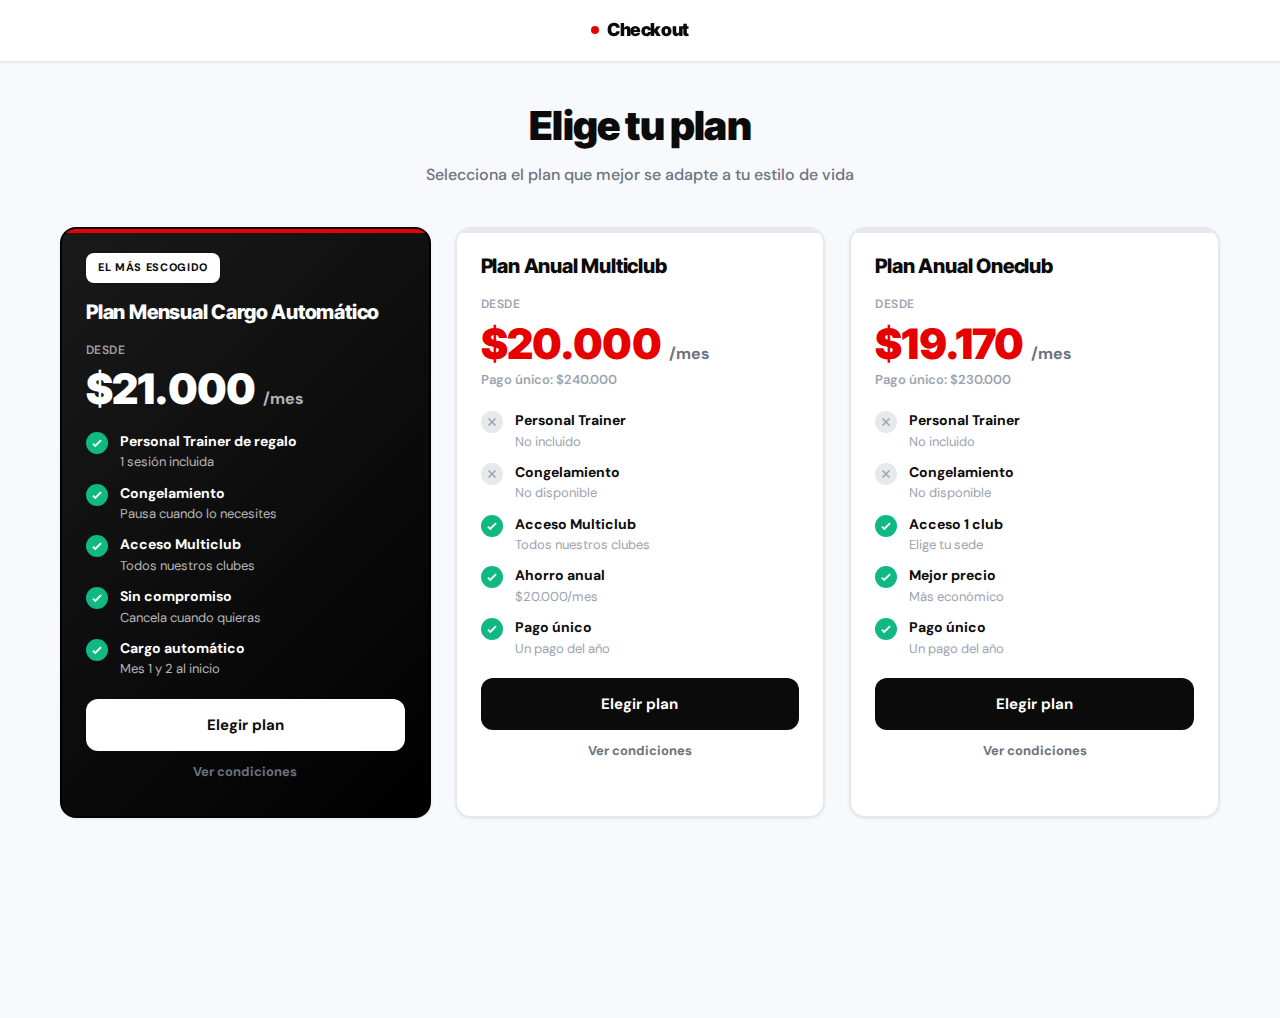
<file: checkout-full.html>
﻿<head>
  <meta charset="UTF-8" />
  <meta name="viewport" content="width=device-width, initial-scale=1, viewport-fit=cover" />
  <title>Checkout • Energy Club</title>
  <link rel="preconnect" href="https://fonts.googleapis.com" />
  <link rel="preconnect" href="https://fonts.gstatic.com" crossorigin />
  <link href="https://fonts.googleapis.com/css2?family=DM+Sans:wght@400;500;600;700&family=Inter+Tight:wght@600;700;800;900&display=swap" rel="stylesheet" />

  <style>
    :root{
      /* Core Colors */
      --brand:#E60000;
      --brand-hover:#CC0000;
      --brand-light:rgba(230,0,0,0.08);
      --text:#0B0B0B;
      --text-secondary:#6b7280;
      --text-muted:#9ca3af;
      --bg:#F8F9FC;
      --surface:#FFFFFF;
      --line:#E6E8EC;
      --line-dark:#d1d5db;
      --success:#10b981;
      --error:#ef4444;
      
      /* Typography */
      --font-heading:"Inter Tight", sans-serif;
      --font-body:"DM Sans", sans-serif;
      
      /* Spacing */
      --space-xs:4px;
      --space-sm:8px;
      --space-md:12px;
      --space-lg:16px;
      --space-xl:20px;
      --space-2xl:24px;
      --space-3xl:32px;
      --space-4xl:40px;
      
      /* Radius */
      --radius-sm:8px;
      --radius-md:12px;
      --radius-lg:16px;
      --radius-xl:20px;
      --radius-full:9999px;
      
      /* Shadow */
      --shadow-sm:0 1px 2px rgba(0,0,0,0.04), 0 1px 4px rgba(0,0,0,0.04);
      --shadow-md:0 2px 8px rgba(0,0,0,0.06), 0 2px 4px rgba(0,0,0,0.04);
      --shadow-lg:0 8px 16px rgba(0,0,0,0.08), 0 4px 8px rgba(0,0,0,0.06);
      --shadow-xl:0 12px 24px rgba(0,0,0,0.12), 0 8px 12px rgba(0,0,0,0.08);
      
      /* Safe Areas */
      --safe-top:env(safe-area-inset-top, 0px);
      --safe-bottom:env(safe-area-inset-bottom, 0px);
      --safe-left:env(safe-area-inset-left, 0px);
      --safe-right:env(safe-area-inset-right, 0px);
      
      /* Transitions */
      --transition-fast:150ms cubic-bezier(0.4, 0, 0.2, 1);
      --transition-base:250ms cubic-bezier(0.4, 0, 0.2, 1);
      --transition-slow:350ms cubic-bezier(0.4, 0, 0.2, 1);
    }
    
    /* Reset & Base */
    *, *::before, *::after { margin:0; padding:0; box-sizing:border-box; }
    
    @media (prefers-reduced-motion: reduce) {
      *, *::before, *::after {
        animation-duration:0.01ms !important;
        animation-iteration-count:1 !important;
        transition-duration:0.01ms !important;
      }
    }
    
    html { scroll-behavior:smooth; }
    
    body {
      font-family:var(--font-body);
      font-size:15px;
      line-height:1.6;
      color:var(--text);
      background:var(--bg);
      -webkit-font-smoothing:antialiased;
      -moz-osx-font-smoothing:grayscale;
      min-height:100vh;
    }
    
    /* Skip Link */
    .skip-link {
      position:absolute;
      top:-100px;
      left:var(--space-lg);
      z-index:9999;
      padding:var(--space-md) var(--space-xl);
      background:var(--brand);
      color:white;
      font-weight:700;
      text-decoration:none;
      border-radius:var(--radius-md);
      box-shadow:var(--shadow-lg);
    }
    .skip-link:focus {
      top:var(--space-lg);
    }

    /* Top Bar */
    .topbar {
      position:sticky;
      top:0;
      z-index:100;
      background:var(--surface);
      border-bottom:1px solid var(--line);
      padding-top:var(--safe-top);
      box-shadow:var(--shadow-sm);
    }
    
    .topbar-inner {
      max-width:1200px;
      margin:0 auto;
      padding:var(--space-lg) var(--space-xl);
      display:flex;
      align-items:center;
      justify-content:space-between;
      min-height:60px;
    }
    
    .topbar-back {
      display:flex;
      align-items:center;
      gap:var(--space-sm);
      padding:var(--space-md) var(--space-lg);
      border:none;
      background:transparent;
      color:var(--text);
      font-weight:600;
      font-size:14px;
      border-radius:var(--radius-sm);
      cursor:pointer;
      transition:var(--transition-fast);
      min-width:44px;
      min-height:44px;
    }
    
    .topbar-back:hover {
      background:var(--line);
      transform:translateX(-2px);
    }
    
    .topbar-back:active {
      transform:scale(0.96);
    }
    
    .topbar-logo {
      font-family:var(--font-heading);
      font-weight:900;
      font-size:18px;
      letter-spacing:-0.02em;
      display:flex;
      align-items:center;
      gap:var(--space-sm);
    }
    
    .logo-dot {
      width:8px;
      height:8px;
      background:var(--brand);
      border-radius:50%;
      animation:pulse 2s ease-in-out infinite;
    }
    
    @keyframes pulse {
      0%, 100% { opacity:1; transform:scale(1); }
      50% { opacity:0.7; transform:scale(0.9); }
    }

    /* Progress Bar */
    .progress {
      background:var(--surface);
      border-bottom:1px solid var(--line);
      padding:var(--space-xl) 0;
    }
    
    .progress-inner {
      max-width:800px;
      margin:0 auto;
      padding:0 var(--space-xl);
      display:flex;
      align-items:center;
      justify-content:space-between;
      position:relative;
    }
    
    .progress-bar {
      position:absolute;
      top:50%;
      left:var(--space-xl);
      right:var(--space-xl);
      height:2px;
      background:#E6E8EC;
      transform:translateY(-50%);
      z-index:0;
      border-radius:var(--radius-full);
    }
    
    .progress-fill {
      height:100%;
      background:linear-gradient(90deg, #10b981 0%, #00A676 50%, #007AFF 100%);
      transition:width var(--transition-slow);
      border-radius:var(--radius-full);
      box-shadow:0 1px 4px rgba(0, 167, 118, 0.3);
    }
    
    .progress-step {
      position:relative;
      z-index:1;
      display:flex;
      flex-direction:column;
      align-items:center;
      gap:var(--space-sm);
      flex:1;
      max-width:120px;
      cursor:pointer;
      transition:var(--transition-base);
    }
    
    .progress-step:hover .step-tooltip {
      opacity:1;
      transform:translateY(-8px);
      pointer-events:auto;
    }
    
    .step-tooltip {
      position:absolute;
      top:-40px;
      left:50%;
      transform:translateX(-50%) translateY(0);
      background:#1a1a1a;
      color:white;
      padding:6px 12px;
      border-radius:8px;
      font-size:12px;
      font-weight:600;
      white-space:nowrap;
      opacity:0;
      pointer-events:none;
      transition:var(--transition-base);
      box-shadow:0 4px 12px rgba(0,0,0,0.2);
    }
    
    .step-tooltip::after {
      content:'';
      position:absolute;
      bottom:-4px;
      left:50%;
      transform:translateX(-50%);
      width:0;
      height:0;
      border-left:5px solid transparent;
      border-right:5px solid transparent;
      border-top:5px solid #1a1a1a;
    }
    
    .step-number {
      width:40px;
      height:40px;
      border-radius:50%;
      background:var(--surface);
      border:3px solid #E6E8EC;
      display:flex;
      align-items:center;
      justify-content:center;
      font-family:var(--font-heading);
      font-weight:800;
      font-size:15px;
      color:#9ca3af;
      transition:var(--transition-base);
      position:relative;
    }
    
    .progress-step.active .step-number {
      background:linear-gradient(135deg, #00A676 0%, #00856C 100%);
      border-color:#00A676;
      color:white;
      box-shadow:0 0 0 4px rgba(0, 166, 118, 0.15);
      transform:scale(1.1);
    }
    
    .progress-step.completed .step-number {
      background:linear-gradient(135deg, #10b981 0%, #059669 100%);
      border-color:#10b981;
      color:white;
      box-shadow:0 2px 8px rgba(16, 185, 129, 0.3);
    }
    
    .progress-step.completed .step-number::before {
      content:"\u2713";
      position:absolute;
      font-size:18px;
      font-weight:900;
      animation:checkPop 0.4s cubic-bezier(0.34, 1.56, 0.64, 1);
    }
    
    @keyframes checkPop {
      0% { transform:scale(0) rotate(-45deg); }
      100% { transform:scale(1) rotate(0deg); }
    }
    
    .step-label {
      font-size:11px;
      font-weight:600;
      color:#6b7280;
      text-align:center;
      text-transform:uppercase;
      letter-spacing:0.06em;
      transition:var(--transition-base);
    }
    
    .progress-step.active .step-label {
      color:#00A676;
      font-weight:700;
    }
    
    .progress-step.completed .step-label {
      color:#10b981;
      font-weight:700;
    }
    
    @media (max-width:480px) {
      .step-label {
        font-size:9px;
        letter-spacing:0.04em;
      }
      
      .step-number {
        width:36px;
        height:36px;
        font-size:13px;
      }
      
      .step-tooltip {
        display:none;
      }
    }

    /* Container */
    .container {
      max-width:1200px;
      margin:0 auto;
      padding:var(--space-4xl) var(--space-xl);
      padding-bottom:calc(160px + var(--safe-bottom));
    }
    
    .container-narrow {
      max-width:720px;
    }
    
    /* Spacing utilities */
    .mb-sm { margin-bottom:var(--space-sm); }
    .mb-md { margin-bottom:var(--space-md); }
    .mb-lg { margin-bottom:var(--space-lg); }
    .mb-xl { margin-bottom:var(--space-xl); }
    .mb-2xl { margin-bottom:var(--space-2xl); }
    .mb-3xl { margin-bottom:var(--space-3xl); }
    .mb-4xl { margin-bottom:var(--space-4xl); }

    /* Section Header */
    .section-header {
      text-align:center;
      margin-bottom:var(--space-4xl);
    }
    
    .section-title {
      font-family:var(--font-heading);
      font-weight:900;
      font-size:clamp(28px, 6vw, 40px);
      line-height:1.2;
      letter-spacing:-0.02em;
      margin-bottom:var(--space-md);
    }
    
    .section-subtitle {
      font-size:16px;
      color:var(--text-secondary);
      font-weight:500;
      max-width:560px;
      margin:0 auto;
    }
    
    .section-info {
      font-size:14px;
      color:var(--text-muted);
      font-weight:600;
      margin-top:var(--space-sm);
    }

    /* Plan Cards Grid */
    .plans-grid {
      display:grid;
      gap:var(--space-2xl);
      margin-bottom:var(--space-4xl);
    }
    
    @media (min-width:768px) {
      .plans-grid {
        grid-template-columns:repeat(auto-fit, minmax(280px, 1fr));
      }
    }

    /* Plan Card */
    .plan-card {
      position:relative;
      background:var(--surface);
      border:2px solid var(--line);
      border-radius:var(--radius-lg);
      padding:var(--space-2xl);
      cursor:pointer;
      transition:var(--transition-base);
      box-shadow:var(--shadow-sm);
      overflow:hidden;
    }
    
    .plan-card::before {
      content:'';
      position:absolute;
      top:0;
      left:0;
      right:0;
      height:4px;
      background:var(--line);
      transition:var(--transition-base);
    }
    
    .plan-card:hover {
      border-color:var(--line-dark);
      transform:translateY(-4px);
      box-shadow:var(--shadow-lg);
    }
    
    .plan-card:hover::before {
      background:var(--brand);
    }
    
    .plan-card.featured {
      background:linear-gradient(135deg, #1a1a1a 0%, #000 100%);
      border-color:#000;
      color:white;
    }
    
    .plan-card.featured::before {
      background:var(--brand);
    }
    
    .plan-card.featured:hover {
      box-shadow:var(--shadow-xl);
    }
    
    .plan-badge {
      display:inline-flex;
      align-items:center;
      padding:6px 12px;
      background:white;
      color:var(--text);
      font-size:11px;
      font-weight:800;
      text-transform:uppercase;
      letter-spacing:0.06em;
      border-radius:var(--radius-sm);
      margin-bottom:var(--space-lg);
      box-shadow:var(--shadow-sm);
    }
    
    .plan-name {
      font-family:var(--font-heading);
      font-weight:800;
      font-size:20px;
      line-height:1.3;
      letter-spacing:-0.01em;
      margin-bottom:var(--space-lg);
    }
    
    .plan-price {
      margin-bottom:var(--space-xl);
    }
    
    .price-label {
      font-size:12px;
      font-weight:600;
      color:var(--text-muted);
      text-transform:uppercase;
      letter-spacing:0.04em;
      margin-bottom:var(--space-sm);
    }
    
    .plan-card.featured .price-label {
      color:rgba(255,255,255,0.6);
    }
    
    .price-value {
      display:flex;
      align-items:baseline;
      gap:var(--space-sm);
      margin-bottom:var(--space-xs);
    }
    
    .price-amount {
      font-family:var(--font-heading);
      font-weight:900;
      font-size:42px;
      line-height:1;
      color:var(--brand);
      letter-spacing:-0.02em;
    }
    
    .plan-card.featured .price-amount {
      color:white;
    }
    
    .price-period {
      font-weight:700;
      font-size:16px;
      color:var(--text-secondary);
    }
    
    .plan-card.featured .price-period {
      color:rgba(255,255,255,0.7);
    }
    
    .price-total {
      font-size:13px;
      font-weight:600;
      color:var(--text-muted);
    }
    
    .plan-features {
      list-style:none;
      margin:var(--space-xl) 0;
      display:flex;
      flex-direction:column;
      gap:var(--space-md);
    }
    
    .feature {
      display:flex;
      align-items:flex-start;
      gap:var(--space-md);
    }
    
    .feature-icon {
      flex-shrink:0;
      width:22px;
      height:22px;
      border-radius:50%;
      display:flex;
      align-items:center;
      justify-content:center;
    }
    
    .feature-icon.check {
      background:var(--success);
    }
    
    .feature-icon.cross {
      background:var(--line);
    }
    
    .feature-text {
      flex:1;
    }
    
    .feature-title {
      font-weight:700;
      font-size:14px;
      line-height:1.4;
      margin-bottom:2px;
    }
    
    .feature-desc {
      font-size:13px;
      color:var(--text-muted);
      line-height:1.4;
    }
    
    .plan-card.featured .feature-desc {
      color:rgba(255,255,255,0.7);
    }

    /* Buttons */
    .btn {
      display:inline-flex;
      align-items:center;
      justify-content:center;
      gap:var(--space-sm);
      padding:16px 28px;
      border:none;
      border-radius:var(--radius-md);
      font-family:var(--font-body);
      font-weight:700;
      font-size:15px;
      text-decoration:none;
      cursor:pointer;
      transition:var(--transition-fast);
      min-height:52px;
      position:relative;
      overflow:hidden;
    }
    
    .btn::before {
      content:none;
      position:absolute;
      top:50%;
      left:50%;
      width:0;
      height:0;
      border-radius:50%;
      background:rgba(255,255,255,0.3);
      transform:translate(-50%, -50%);
      transition:width 0.6s, height 0.6s;
    }
    
    .btn:active::before {
      width:300px;
      height:300px;
    }
    
    .btn:disabled {
      opacity:0.5;
      cursor:not-allowed;
    }
    
    .btn-primary {
      background:var(--brand);
      color:white;
      box-shadow:0 4px 12px rgba(230,0,0,0.25);
    }
    
    .btn-primary:hover:not(:disabled) {
      background:var(--brand-hover);
      transform:translateY(-2px);
      box-shadow:0 6px 20px rgba(230,0,0,0.35);
    }
    
    .btn-primary:active:not(:disabled) {
      transform:translateY(0);
    }
    
    .btn-secondary {
      background:var(--text);
      color:white;
    }
    
    .btn-secondary:hover:not(:disabled) {
      background:#000;
      transform:translateY(-2px);
      box-shadow:var(--shadow-md);
    }
    
    .plan-card.featured .btn-secondary {
      background:white;
      color:var(--text);
    }
    
    .btn-outline {
      background:transparent;
      color:var(--text);
      border:2px solid var(--line);
    }
    
    .btn-outline:hover:not(:disabled) {
      background:var(--line);
    }
    
    .btn-full {
      width:100%;
    }
    
    .btn-link {
      background:transparent;
      color:var(--text-secondary);
      padding:var(--space-md);
      min-height:auto;
      font-size:13px;
    }
    
    .btn-link:hover {
      color:var(--text);
      background:rgba(0,0,0,0.04);
    }

    /* Upsells / Cross-selling */
    .upsells-section {
      margin:var(--space-4xl) 0;
    }
    
    .upsells-header {
      text-align:center;
      margin-bottom:var(--space-3xl);
    }
    
    .upsells-title {
      font-family:var(--font-heading);
      font-weight:900;
      font-size:clamp(24px, 5vw, 32px);
      line-height:1.2;
      letter-spacing:-0.02em;
      margin-bottom:var(--space-md);
      color:var(--text);
    }
    
    .upsells-subtitle {
      font-size:16px;
      color:var(--text-secondary);
      font-weight:500;
    }
    
    .upsells-grid {
      display:grid;
      gap:var(--space-lg);
      margin-bottom:var(--space-3xl);
      overflow-x:auto;
      scroll-snap-type:x mandatory;
      -webkit-overflow-scrolling:touch;
      padding-bottom:var(--space-md);
    }
    
@media (max-width:767px) {
  .upsells-grid {
    grid-template-columns:1fr;
    grid-auto-flow:unset;
    grid-auto-columns:unset;
    overflow:visible;
    padding:0;
  }
}
    
    @media (min-width:768px) {
      .upsells-grid {
        grid-template-columns:repeat(2, 1fr);
      }
    }
    
/* === Ajustes visuales Cross-Selling (según mockup) === */
.upsell-card {
  background:var(--surface);
  border:2px solid var(--line);
  border-radius:var(--radius-lg);
  padding:15px; /* antes era var(--space-xl) var(--space-lg) */
  cursor:pointer;
  transition:var(--transition-base);
  box-shadow:var(--shadow-sm);
  position:relative;
  overflow:hidden;
  scroll-snap-align:start;
}

/* === Etiqueta flotante de descuento (Energy Style) === */
.upsell-card {
  position: relative; /* necesario para posicionar el sticker */
}

.upsell-badge {
  position: absolute;
  top: 0;
  right: 0;
  z-index: 2;
  display: inline-flex;
  align-items: center;
  gap: 6px;
  padding: 4px 8px;
  background: #fff;
  color: var(--brand);
  border: 1px solid var(--line);
  border-radius: var(--radius-full);
  font-family: var(--font-heading);
  font-weight: 800;
  font-size: 11px;
  line-height: 1;
  letter-spacing: 0.06em;
  text-transform: uppercase;
  box-shadow: none;
  transform: translate(-8px, 8px);
  transition: var(--transition-fast);
}

.upsell-badge::before {
  content: '';
  width: 6px;
  height: 6px;
  background: var(--brand);
  border-radius: 50%;
}

.upsell-card:hover .upsell-badge {
  border-color: var(--line-dark);
}

/* Legacy selector no longer used */
.upsell-discount { display: none !important; }

.upsell-discount {
  position: absolute;
  top: 10px;
  right: 10px;
  background: var(--brand);
  color: #fff;
  font-family: var(--font-heading);
  font-size: 11.5px;
  font-weight: 900;
  padding: 5px 10px;
  border-radius: 9999px; /* forma de píldora */
  letter-spacing: 0.03em;
  text-transform: uppercase;
  box-shadow: 0 2px 6px rgba(230, 0, 0, 0.25);
  transform: rotate(-2deg);
  transition: all 0.25s ease;
  z-index: 2;
}

.upsell-card:hover .upsell-discount {
  transform: scale(1.05) rotate(0deg);
  box-shadow: 0 4px 10px rgba(230, 0, 0, 0.3);
}

.upsell-description {
  display:none; /* ocultamos la descripción del producto */
}

.upsell-price {
  font-family:var(--font-heading);
  font-weight:900;
  font-size:23px; /* tamaño ajustado */
  line-height:1;
  color:var(--brand);
  letter-spacing:-0.02em;
  margin-bottom:var(--space-xs);
}

.upsell-terms {
  margin-top:var(--space-sm);
  text-align:center;
  font-size:11px;
  color:var(--text-muted);
  font-weight:600;
  padding:5px; /* padding reducido */
  transition:var(--transition-base);
  border-radius:var(--radius-sm);
  cursor:pointer;
}
    
    .upsell-card::before {
      content:'';
      position:absolute;
      top:0;
      left:0;
      right:0;
      height:3px;
      background:var(--line);
      transition:var(--transition-base);
    }
    
    .upsell-card:hover {
      border-color:var(--line-dark);
      transform:translateY(-3px);
      box-shadow:var(--shadow-lg);
    }
    
    .upsell-card:hover::before {
      background:var(--success);
    }
    
    .upsell-card.selected {
      border-color:var(--success);
      border-width:3px;
      padding:19px 13px;
      background:rgba(16, 185, 129, 0.02);
    }
    
    .upsell-card.selected::before {
      background:var(--success);
      height:4px;
    }
    
/* === Ajuste visual limpio de upsells === */
.upsell-header {
  display:flex;
  align-items:center;
  justify-content:space-between;
  margin-bottom:var(--space-sm);
}

.upsell-icon {
  display:none !important; /* oculta los íconos */
}

.upsell-card {
  padding:12px 14px !important; /* más delgada */
  border-radius:var(--radius-md);
}

.upsell-name {
  font-size:15px;
  margin-bottom:2px;
}

.upsell-subtitle {
  font-size:12px;
  color:var(--text-secondary);
  font-weight:500;
}

    
    .upsell-description {
      color:var(--text-secondary);
      font-size:13px;
      font-weight:500;
      line-height:1.4;
      margin-bottom:var(--space-md);
    }
    
    .upsell-footer {
      display:flex;
      align-items:center;
      justify-content:space-between;
      gap:var(--space-md);
    }
    
    .upsell-pricing {
      flex:1;
    }
    .upsell-price-row {
      display:flex;
      align-items:baseline;
      gap:8px;
    }
    
    .upsell-price {
      font-family:var(--font-heading);
      font-weight:900;
      font-size:24px;
      line-height:1;
      color:var(--brand);
      letter-spacing:-0.02em;
      margin-bottom:var(--space-xs);
    }
    
    .upsell-price-original {
      font-size:12px;
      color:var(--text-muted);
      font-weight:700;
      text-decoration:line-through;
    }
    
    .upsell-check {
      flex-shrink:0;
      width:28px;
      height:28px;
      border:2px solid var(--line);
      border-radius:50%;
      display:flex;
      align-items:center;
      justify-content:center;
      transition:var(--transition-base);
    }
    
    .upsell-card.selected .upsell-check {
      background:var(--success);
      border-color:var(--success);
      transform:scale(1.1);
    }
    
    .upsell-check svg {
      opacity:0;
      transition:var(--transition-base);
    }
    
    .upsell-card.selected .upsell-check svg {
      opacity:1;
    }
    
    .upsell-terms {
      margin-top:var(--space-sm);
      text-align:center;
      font-size:11px;
      color:var(--text-muted);
      font-weight:600;
      padding:var(--space-xs);
      transition:var(--transition-base);
      border-radius:var(--radius-sm);
      cursor:pointer;
    }
    
    .upsell-terms:hover {
      color:var(--text-secondary);
      background:rgba(0,0,0,0.03);
    }
    
    .cta-wrapper {
      display:flex;
      flex-direction:column;
      gap:var(--space-md);
      margin-top:var(--space-3xl);
    }

    /* Form */
    .form-section {
      background:var(--surface);
      border:1px solid var(--line);
      border-radius:var(--radius-lg);
      padding:var(--space-3xl) var(--space-2xl);
      margin-bottom:var(--space-2xl);
      box-shadow:var(--shadow-sm);
    }
    
    .form-section-header {
      margin-bottom:var(--space-2xl);
    }
    
    .form-section-title {
      font-family:var(--font-heading);
      font-weight:800;
      font-size:20px;
      margin-bottom:var(--space-sm);
      letter-spacing:-0.01em;
    }
    
    .form-section-subtitle {
      font-size:14px;
      color:var(--text-secondary);
      font-weight:500;
    }
    
    .form-row {
      display:grid;
      gap:var(--space-lg);
      margin-bottom:var(--space-lg);
    }
    
    @media (min-width:640px) {
      .form-row.cols-2 {
        grid-template-columns:1fr 1fr;
      }
    }
    
    .form-group {
      margin-bottom:var(--space-lg);
    }
    
    .form-label {
      display:block;
      font-weight:700;
      font-size:14px;
      margin-bottom:var(--space-sm);
      color:var(--text);
    }
    
    .form-label .required {
      color:var(--brand);
      margin-left:2px;
    }
    
    .form-input {
      width:100%;
      padding:14px 16px;
      border:2px solid var(--line);
      border-radius:var(--radius-md);
      font-family:var(--font-body);
      font-size:15px;
      font-weight:500;
      color:var(--text);
      background:var(--surface);
      transition:var(--transition-fast);
      min-height:52px;
    }
    
    .form-input::placeholder {
      color:var(--text-muted);
    }
    
    .form-input:hover {
      border-color:var(--line-dark);
    }
    
    .form-input:focus {
      outline:none;
      border-color:var(--text);
      box-shadow:0 0 0 4px rgba(11,11,11,0.06);
    }
    
    .form-input:valid:not(:placeholder-shown) {
      border-color:var(--success);
    }
    
    .form-input.error {
      border-color:var(--error);
    }
    
    .form-divider {
      border:none;
      height:1px;
      background:var(--line);
      margin:var(--space-3xl) 0;
    }
    
    /* Checkbox */
    .checkbox-group {
      margin:var(--space-2xl) 0;
    }
    
    .checkbox-wrapper {
      position:relative;
      display:flex;
      align-items:center;
      gap:10px;
      cursor:pointer;
      user-select:none;
      padding:var(--space-lg);
      background:var(--bg);
      border:2px solid var(--line);
      border-radius:var(--radius-md);
      transition:var(--transition-base);
    }
    
    .checkbox-wrapper:hover {
      border-color:var(--line-dark);
      background:var(--surface);
    }
    
    .checkbox-wrapper.checked {
      border-color:var(--success);
      background:rgba(16, 185, 129, 0.03);
    }
    
    .checkbox-input {
      position:absolute;
      opacity:0;
      cursor:pointer;
      top:0;
      left:0;
      width:100%;
      height:100%;
      z-index:3;
    }
    
    .checkbox-custom {
      width:22px;
      height:22px;
      border:2px solid #d1d5db;
      border-radius:6px;
      flex-shrink:0;
      background:#fff;
      display:flex;
      align-items:center;
      justify-content:center;
      transition:all 0.25s ease;
      box-shadow:inset 0 0 0 2px transparent;
      position:relative;
      z-index:1;
    }
    
    .checkbox-wrapper:hover .checkbox-custom {
      border-color:var(--text-secondary);
    }
    
    .checkmark {
      width:14px;
      height:14px;
      stroke:#fff;
      stroke-width:3;
      stroke-linecap:round;
      stroke-linejoin:round;
      fill:none;
      opacity:0;
      transform:scale(0.8);
      transition:all 0.2s ease;
    }
    
    .checkbox-wrapper.checked .checkbox-custom {
      background-color:var(--success);
      border-color:var(--success);
      box-shadow:0 4px 10px rgba(16, 185, 129, 0.3);
      transform:scale(1.05);
    }
    
    .checkbox-input:checked + .checkbox-custom {
      background-color:var(--success);
      border-color:var(--success);
      box-shadow:0 4px 10px rgba(16, 185, 129, 0.3);
      transform:scale(1.05);
    }
    
    .checkbox-wrapper.checked .checkbox-custom .checkmark,
    .checkbox-input:checked + .checkbox-custom .checkmark {
      opacity:1;
      transform:scale(1);
    }
    
    .checkbox-custom::after {
      content:'';
      position:absolute;
      display:none;
    }
    
    .checkbox-label {
      flex:1;
      font-size:14px;
      font-weight:600;
      color:var(--text);
      line-height:1.5;
      user-select:none;
      position:relative;
      z-index:3;
    }
    
    .checkbox-label a {
      color:var(--brand);
      text-decoration:none;
      font-weight:700;
      transition:var(--transition-fast);
      position:relative;
      z-index:3;
    }
    
    .checkbox-label a:hover {
      text-decoration:underline;
    }

    /* Segmented Control */
    .segmented-control {
      margin-bottom:var(--space-2xl);
    }
    
    .segmented-label {
      display:block;
      font-weight:800;
      font-size:16px;
      margin-bottom:var(--space-lg);
      color:var(--text);
    }
    
    .segmented-options {
      display:grid;
      gap:var(--space-md);
    }
    
    @media (min-width:640px) {
      .segmented-options {
        grid-template-columns:1fr 1fr;
      }
    }
    
    .segmented-option {
      display:flex;
      align-items:center;
      gap:var(--space-lg);
      padding:var(--space-lg) var(--space-xl);
      border:2px solid var(--line);
      border-radius:var(--radius-md);
      background:var(--surface);
      cursor:pointer;
      transition:var(--transition-fast);
      min-height:68px;
    }
    
    .segmented-option:hover {
      border-color:var(--line-dark);
      background:var(--bg);
    }
    
    .segmented-option.active {
      border-color:var(--text);
      border-width:3px;
      padding:17px 19px;
      box-shadow:0 0 0 4px rgba(11,11,11,0.06);
    }
    
    .option-radio {
      flex-shrink:0;
      width:24px;
      height:24px;
      border:2px solid var(--line-dark);
      border-radius:50%;
      display:flex;
      align-items:center;
      justify-content:center;
      transition:var(--transition-fast);
    }
    
    .option-radio::after {
      content:'';
      width:12px;
      height:12px;
      border-radius:50%;
      background:var(--text);
      transform:scale(0);
      transition:var(--transition-fast);
    }
    
    .segmented-option.active .option-radio {
      border-color:var(--text);
    }
    
    .segmented-option.active .option-radio::after {
      transform:scale(1);
    }
    
    .option-icon {
      flex-shrink:0;
      width:40px;
      height:40px;
      border-radius:var(--radius-sm);
      background:var(--line);
      display:flex;
      align-items:center;
      justify-content:center;
      transition:var(--transition-fast);
    }
    
    .segmented-option.active .option-icon {
      background:var(--text);
      color:white;
    }
    
    .option-text {
      flex:1;
      font-weight:700;
      font-size:15px;
    }

    /* Order Summary - Desktop Sidebar & Mobile Bottom Sheet */
    .order-summary {
      background:var(--surface);
      border:1px solid var(--line);
      border-radius:var(--radius-lg);
      padding:var(--space-2xl);
      box-shadow:var(--shadow-sm);
    }
    
    .summary-title {
      font-family:var(--font-heading);
      font-weight:800;
      font-size:18px;
      margin-bottom:var(--space-xl);
      letter-spacing:-0.01em;
    }
    
    .summary-items {
      display:flex;
      flex-direction:column;
      gap:var(--space-lg);
      padding-bottom:var(--space-xl);
      border-bottom:2px solid var(--line);
      margin-bottom:var(--space-xl);
    }
    
    .summary-item {
      display:flex;
      justify-content:space-between;
      align-items:center;
      gap:var(--space-lg);
      font-size:15px;
      font-weight:600;
    }
    
    .summary-item.subtle {
      opacity:0.7;
      font-size:14px;
    }
    
    .summary-item .free {
      color:var(--success);
      font-weight:800;
    }
    
    .summary-total {
      display:flex;
      justify-content:space-between;
      align-items:center;
      gap:var(--space-lg);
      font-family:var(--font-heading);
      font-weight:900;
      font-size:26px;
      color:var(--text);
    }
    
    .summary-total .amount {
      color:var(--brand);
    }
    
    .summary-monthly {
      margin-top:var(--space-md);
      padding-top:var(--space-md);
      border-top:1px solid var(--line);
      text-align:center;
      font-size:13px;
      color:var(--text-secondary);
      font-weight:600;
    }
    
    .summary-monthly strong {
      color:var(--text);
      font-weight:800;
    }

    /* Payment Method */
    .payment-methods {
      margin-bottom:var(--space-2xl);
    }
    
    .payment-title {
      font-family:var(--font-heading);
      font-weight:800;
      font-size:18px;
      margin-bottom:var(--space-lg);
      letter-spacing:-0.01em;
    }
    
    .payment-options {
      display:flex;
      flex-direction:column;
      gap:var(--space-md);
      margin-bottom:var(--space-lg);
    }
    
    @media (min-width:640px) {
      .payment-options {
        flex-direction:row;
      }
    }
    
    .payment-option {
      flex:1;
      display:flex;
      align-items:center;
      gap:var(--space-lg);
      padding:var(--space-lg) var(--space-xl);
      border:2px solid var(--line);
      border-radius:var(--radius-md);
      background:var(--surface);
      cursor:pointer;
      transition:var(--transition-fast);
      min-height:68px;
    }
    
    .payment-option:hover {
      border-color:var(--line-dark);
      background:var(--bg);
    }
    
    .payment-option.active {
      border-color:var(--text);
      border-width:3px;
      padding:17px 19px;
      box-shadow:0 0 0 4px rgba(11,11,11,0.06);
    }
    
    .payment-logo {
      flex-shrink:0;
      width:44px;
      height:28px;
      border-radius:var(--radius-sm);
      background:var(--line);
      display:flex;
      align-items:center;
      justify-content:center;
      font-weight:800;
      font-size:11px;
      color:var(--text-muted);
      transition:var(--transition-fast);
    }
    
    .payment-option.active .payment-logo {
      background:var(--text);
      color:white;
    }
    
    .payment-name {
      flex:1;
      font-weight:600;
      font-size:15px;
    }
    
    .payment-check {
      flex-shrink:0;
      width:24px;
      height:24px;
      border-radius:50%;
      background:var(--line);
      display:flex;
      align-items:center;
      justify-content:center;
      opacity:0;
      transition:var(--transition-fast);
    }
    
.payment-option.active .payment-check {
  background:var(--text);
  opacity:1;
}

.sidebar-controls {
  background: var(--surface);
  border: 1px solid var(--line);
  border-radius: var(--radius-lg);
  padding: var(--space-xl);
  box-shadow: var(--shadow-sm);
  margin-bottom: var(--space-xl);
}

/* Tuning segmented controls inside sidebar (compact, button-like) */
.sidebar-controls .segmented-options {
  display: grid;
  grid-template-columns: 1fr 1fr;
  gap: var(--space-md);
}
@media (max-width: 480px) {
  .sidebar-controls .segmented-options {
    grid-template-columns: 1fr;
  }
}
.sidebar-controls .segmented-option {
  min-height: 48px;
  padding: 10px 12px;
  gap: var(--space-md);
  border: 1px solid var(--line);
  background: var(--bg);
}
.sidebar-controls .segmented-option:hover {
  border-color: var(--line-dark);
  background: var(--surface);
}
.sidebar-controls .segmented-option.active {
  border-color: var(--text);
  background: var(--text);
  color: #fff;
  border-width: 2px;
}
.sidebar-controls .segmented-option .option-icon {
  width: 28px;
  height: 28px;
}
.sidebar-controls .segmented-option .option-radio {
  width: 18px;
  height: 18px;
}
.sidebar-controls .segmented-option .option-text {
  font-size: 14px;
  font-weight: 700;
}
.sidebar-controls .segmented-option.active .option-icon {
  background: rgba(255,255,255,0.12);
  color: #fff;
}

/* Flow controls (Who uses + Start date) */
.flow-controls {
  background: var(--surface);
  border: 1px solid var(--line);
  border-radius: var(--radius-lg);
  padding: var(--space-xl);
  box-shadow: var(--shadow-sm);
  margin-top: var(--space-xl);
}

.flow-controls .segmented-options {
  display: grid;
  grid-template-columns: 1fr 1fr;
  gap: var(--space-md);
}
@media (max-width: 480px) {
  .flow-controls .segmented-options { grid-template-columns: 1fr; }
}
.flow-controls .segmented-option {
  min-height: 44px;
  padding: 8px 12px;
  gap: var(--space-md);
  border: 2px solid var(--line);
  background: var(--surface);
}
.flow-controls .segmented-option:hover {
  border-color: var(--line-dark);
  background: var(--surface);
}
.flow-controls .segmented-option.active {
  border-color: var(--text);
  background: var(--surface);
  color: var(--text);
}
.flow-controls .segmented-option .option-icon { width: 24px; height: 24px; }
.flow-controls .segmented-option .option-text { font-size: 13px; font-weight: 700; }

/* Oculta controles duplicados dentro del formulario */
.form-section .segmented-control,

/* Scroll offsets */
.form-section .plan-start {
  display: none !important;
}

.flow-controls,
#beneficiary-section {
  scroll-margin-top: 96px;
}

.payment-secure {
      display:flex;
      align-items:center;
      justify-content:center;
      gap:var(--space-sm);
      padding:var(--space-md);
      background:var(--bg);
      border-radius:var(--radius-sm);
      font-size:13px;
      font-weight:600;
      color:var(--text-secondary);
    }

    /* Bottom Sheet - Mobile */
    .bottom-sheet {
      position:fixed;
      bottom:0;
      left:0;
      right:0;
      z-index:200;
      background:var(--surface);
      border-top:1px solid var(--line);
      box-shadow:0 -4px 16px rgba(0,0,0,0.12);
      padding-bottom:var(--safe-bottom);
      display:none;
      transition:var(--transition-base);
    }
    
    @media (max-width:1023px) {
      .bottom-sheet {
        display:block;
      }
    }
    
    .bottom-sheet-header {
      padding:var(--space-md) var(--space-xl);
      display:flex;
      align-items:center;
      justify-content:space-between;
      gap:var(--space-lg);
      cursor:pointer;
      user-select:none;
      border-bottom:1px solid var(--line);
    }
    
    .bottom-sheet.expanded .bottom-sheet-header {
      border-bottom:none;
    }
    
    .bottom-sheet-toggle {
      display:flex;
      align-items:center;
      gap:var(--space-sm);
      color:var(--text-secondary);
      font-size:11px;
      font-weight:700;
      text-transform:uppercase;
      letter-spacing:0.05em;
      transition:var(--transition-fast);
    }
    
    .bottom-sheet-toggle svg {
      width:16px;
      height:16px;
      transition:var(--transition-fast);
    }
    
    .bottom-sheet.expanded .bottom-sheet-toggle svg {
      transform:rotate(180deg);
    }
    
    .bottom-sheet-content {
      max-width:1200px;
      margin:0 auto;
      display:flex;
      align-items:center;
      justify-content:space-between;
      gap:var(--space-lg);
      padding:0 var(--space-xl);
    }
    
    .bottom-sheet-total {
      flex:1;
    }
    
    .total-label {
      font-size:11px;
      font-weight:600;
      color:var(--text-secondary);
      text-transform:uppercase;
      letter-spacing:0.04em;
      margin-bottom:2px;
    }
    
    .total-amount {
      font-family:var(--font-heading);
      font-weight:900;
      font-size:22px;
      color:var(--text);
      line-height:1;
    }
    
    .bottom-sheet .btn {
      flex-shrink:0;
      padding:12px 20px;
      font-size:14px;
      min-height:44px;
    }
    
    /* Accordion Detail - Mobile */
    .bottom-sheet-detail {
      max-height:0;
      overflow:hidden;
      opacity:0;
      transition:max-height 0.4s cubic-bezier(0.4, 0, 0.2, 1), opacity 0.3s ease;
      background:var(--bg);
    }
    
    .bottom-sheet.expanded .bottom-sheet-detail {
      max-height:600px;
      opacity:1;
    }
    
    .bottom-sheet-detail-inner {
      padding:var(--space-xl);
      max-width:1200px;
      margin:0 auto;
    }
    
    .detail-title {
      font-family:var(--font-heading);
      font-weight:800;
      font-size:14px;
      margin-bottom:var(--space-lg);
      color:var(--text);
    }
    
    .detail-items {
      display:flex;
      flex-direction:column;
      gap:var(--space-md);
      padding-bottom:var(--space-lg);
      border-bottom:2px solid var(--line);
      margin-bottom:var(--space-lg);
    }
    
    .detail-item {
      display:flex;
      justify-content:space-between;
      align-items:center;
      gap:var(--space-lg);
      font-size:13px;
      font-weight:600;
    }
    
    .detail-item.subtle {
      opacity:0.7;
      font-size:12px;
    }
    
    .detail-item .free {
      color:var(--success);
      font-weight:800;
    }
    
    .detail-total {
      display:flex;
      justify-content:space-between;
      align-items:center;
      gap:var(--space-lg);
      font-family:var(--font-heading);
      font-weight:900;
      font-size:20px;
      color:var(--text);
    }
    
    .detail-total .amount {
      color:var(--brand);
    }
    
    .detail-monthly {
      margin-top:var(--space-md);
      padding-top:var(--space-md);
      border-top:1px solid var(--line);
      text-align:center;
      font-size:12px;
      color:var(--text-secondary);
      font-weight:600;
    }
    
    .detail-monthly strong {
      color:var(--text);
      font-weight:800;
    }

    /* Modal */
    .modal-overlay {
      position:fixed;
      top:0;
      left:0;
      right:0;
      bottom:0;
      z-index:1000;
      background:rgba(0,0,0,0.6);
      backdrop-filter:blur(8px);
      display:flex;
      align-items:center;
      justify-content:center;
      padding:var(--space-xl);
      animation:fadeIn 0.25s ease;
    }
    
    @keyframes fadeIn {
      from { opacity:0; }
      to { opacity:1; }
    }
    
    .modal {
      background:var(--surface);
      border-radius:var(--radius-lg);
      padding:var(--space-3xl) var(--space-2xl);
      max-width:600px;
      width:100%;
      max-height:80vh;
      overflow-y:auto;
      position:relative;
      box-shadow:var(--shadow-xl);
      animation:modalSlideIn 0.3s cubic-bezier(0.34, 1.56, 0.64, 1);
    }
    
    @keyframes modalSlideIn {
      from {
        opacity:0;
        transform:scale(0.95) translateY(20px);
      }
      to {
        opacity:1;
        transform:scale(1) translateY(0);
      }
    }
    
    .modal-close {
      position:absolute;
      top:var(--space-lg);
      right:var(--space-lg);
      width:36px;
      height:36px;
      border:none;
      background:var(--line);
      border-radius:50%;
      cursor:pointer;
      display:flex;
      align-items:center;
      justify-content:center;
      transition:var(--transition-fast);
    }
    
    .modal-close:hover {
      background:var(--line-dark);
      transform:scale(1.05);
    }
    
    .modal-title {
      font-family:var(--font-heading);
      font-weight:900;
      font-size:24px;
      margin-bottom:var(--space-lg);
      padding-right:var(--space-4xl);
      line-height:1.3;
    }
    
    .modal-content {
      font-size:14px;
      color:var(--text-secondary);
      line-height:1.7;
    }
    
    .modal-content h3 {
      color:var(--text);
      font-weight:800;
      font-size:16px;
      margin:var(--space-xl) 0 var(--space-md);
    }
    
    .modal-content ul {
      margin-left:var(--space-xl);
      margin-bottom:var(--space-lg);
    }
    
    .modal-content li {
      margin-bottom:var(--space-sm);
    }

    /* Success Screen */
    .success-screen {
      min-height:70vh;
      display:flex;
      align-items:center;
      justify-content:center;
      padding:var(--space-4xl) var(--space-xl);
    }
    
    .success-card {
      background:var(--surface);
      border:2px solid var(--line);
      border-radius:var(--radius-lg);
      padding:var(--space-4xl) var(--space-2xl);
      max-width:600px;
      width:100%;
      text-align:center;
      box-shadow:var(--shadow-lg);
      animation:scaleIn 0.5s cubic-bezier(0.34, 1.56, 0.64, 1);
    }
    
    @keyframes scaleIn {
      from {
        opacity:0;
        transform:scale(0.9);
      }
      to {
        opacity:1;
        transform:scale(1);
      }
    }
    
    .success-icon {
      width:80px;
      height:80px;
      margin:0 auto var(--space-2xl);
      background:var(--success);
      border-radius:50%;
      display:flex;
      align-items:center;
      justify-content:center;
      color:white;
      box-shadow:0 8px 24px rgba(16,185,129,0.3);
      animation:checkPulse 0.6s ease 0.3s;
    }
    
    @keyframes checkPulse {
      0% { transform:scale(0); }
      50% { transform:scale(1.1); }
      100% { transform:scale(1); }
    }
    
    .success-title {
      font-family:var(--font-heading);
      font-weight:900;
      font-size:clamp(28px, 6vw, 36px);
      line-height:1.2;
      margin-bottom:var(--space-md);
      animation:fadeInUp 0.5s ease 0.7s both;
    }
    
    .success-subtitle {
      font-size:16px;
      color:var(--text-secondary);
      margin-bottom:var(--space-3xl);
      animation:fadeInUp 0.5s ease 0.8s both;
    }
    
    @keyframes fadeInUp {
      from {
        opacity:0;
        transform:translateY(10px);
      }
      to {
        opacity:1;
        transform:translateY(0);
      }
    }
    
    .success-summary {
      background:var(--bg);
      border:1px solid var(--line);
      border-radius:var(--radius-md);
      padding:var(--space-xl);
      margin-bottom:var(--space-2xl);
      text-align:left;
      animation:fadeInUp 0.5s ease 0.9s both;
    }
    
    .success-item {
      display:flex;
      justify-content:space-between;
      align-items:center;
      gap:var(--space-lg);
      padding:var(--space-md) 0;
      border-bottom:1px solid var(--line);
      font-size:14px;
    }
    
    .success-item:last-child {
      border:none;
    }
    
    .success-item-label {
      font-weight:700;
    }
    
    .success-item-value {
      font-weight:900;
      font-size:16px;
    }
    
    .success-item.free .success-item-value {
      color:var(--success);
    }
    
    .success-total {
      display:flex;
      justify-content:space-between;
      align-items:center;
      gap:var(--space-lg);
      padding-top:var(--space-lg);
      margin-top:var(--space-lg);
      border-top:2px solid var(--line);
    }
    
    .success-total-label {
      font-size:14px;
      font-weight:800;
      text-transform:uppercase;
      letter-spacing:0.05em;
      color:var(--text-secondary);
    }
    
    .success-total-value {
      font-family:var(--font-heading);
      font-weight:900;
      font-size:26px;
      color:var(--brand);
    }
    
    .success-actions {
      display:flex;
      flex-direction:column;
      gap:var(--space-md);
      animation:fadeInUp 0.5s ease 1s both;
    }
    
    @media (min-width:480px) {
      .success-actions {
        flex-direction:row;
      }
    }
    
    .success-contact {
      margin-top:var(--space-xl);
      font-size:14px;
      color:var(--text-secondary);
    }
    
    .success-contact a {
      color:var(--brand);
      font-weight:800;
      text-decoration:none;
    }
    
    .success-contact a:hover {
      text-decoration:underline;
    }

    /* Desktop Sidebar Layout */
    @media (min-width:1024px) {
      .checkout-layout {
        display:grid;
        grid-template-columns:1fr 420px;
        gap:var(--space-4xl);
        align-items:start;
      }
      
      .checkout-layout > div:first-child {
        max-width:720px;
      }
      
      .checkout-sidebar {
        position:sticky;
        top:calc(60px + var(--safe-top) + var(--space-2xl));
      }
      
      .bottom-sheet {
        display:none;
      }
    }

    /* Utility Classes */
    .hidden { display:none !important; }
    .text-center { text-align:center; }
    .text-muted { color:var(--text-muted); }
    
    /* Icons */
    svg {
      display:block;
      flex-shrink:0;
    }
    
/* === Optimización de espaciado en encabezado de upsells === */
.upsells-section .section-header {
  margin-bottom: var(--space-2xl); /* antes var(--space-4xl) */
}

.upsells-section .section-title {
  margin-bottom: 6px; /* reduce separación con el subtítulo */
  font-size: clamp(22px, 5vw, 28px); /* levemente más compacto */
}

.upsells-section .section-subtitle {
  margin-bottom: 4px; /* menos aire entre subtítulo e info */
  font-size: 15px; /* tamaño ligeramente menor */
}

.upsells-section .section-info {
  margin-top: 2px;
  font-size: 13px;
  color: var(--text-muted);
}

    /* Print Styles */
    @media print {
      .topbar,
      .progress,
      .bottom-sheet,
      .btn {
        display:none !important;
      }
      
      .container {
        padding:20px;
      }
      
      * {
        box-shadow:none !important;
      }
    }
  </style>
</head>
<body>
  <a href="#main" class="skip-link">Saltar al contenido</a>
  
  <div id="app"></div>

  <script>
    // SVG Icons
    const ICONS = {
      check: '<svg width="14" height="14" fill="none" stroke="white" stroke-width="3" viewBox="0 0 24 24"><path d="M5 13l4 4L19 7"/></svg>',
      cross: '<svg width="14" height="14" fill="none" stroke="#9ca3af" stroke-width="2.5" viewBox="0 0 24 24"><path d="M6 18L18 6M6 6l12 12"/></svg>',
      chevronLeft: '<svg width="20" height="20" fill="none" stroke="currentColor" stroke-width="2.5" viewBox="0 0 24 24"><path d="M15 18l-6-6 6-6"/></svg>',
      chevronDown: '<svg width="20" height="20" fill="none" stroke="currentColor" stroke-width="2.5" viewBox="0 0 24 24"><path d="M6 9l6 6 6-6"/></svg>',
      user: '<svg width="20" height="20" fill="none" stroke="currentColor" stroke-width="2" viewBox="0 0 24 24"><path d="M20 21v-2a4 4 0 0 0-4-4H8a4 4 0 0 0-4 4v2"/><circle cx="12" cy="7" r="4"/></svg>',
      users: '<svg width="20" height="20" fill="none" stroke="currentColor" stroke-width="2" viewBox="0 0 24 24"><path d="M17 21v-2a4 4 0 0 0-4-4H5a4 4 0 0 0-4 4v2"/><circle cx="9" cy="7" r="4"/><path d="M23 21v-2a4 4 0 0 0-3-3.87M16 3.13a4 4 0 0 1 0 7.75"/></svg>',
      lock: '<svg width="13" height="13" fill="none" stroke="currentColor" stroke-width="2" viewBox="0 0 24 24"><rect width="18" height="11" x="3" y="11" rx="2"/><path d="M7 11V7a5 5 0 0 1 10 0v4"/></svg>',
      checkCircle: '<svg width="40" height="40" fill="none" stroke="white" stroke-width="2.5" viewBox="0 0 24 24"><path d="M22 11.08V12a10 10 0 1 1-5.93-9.14"/><path d="M22 4L12 14.01l-3-3"/></svg>',
      close: '<svg width="20" height="20" fill="none" stroke="currentColor" stroke-width="2.5" viewBox="0 0 24 24"><path d="M18 6L6 18M6 6l12 12"/></svg>',
      trainer: '<svg width="20" height="20" fill="none" stroke="currentColor" stroke-width="2" viewBox="0 0 24 24"><path d="M16 21v-2a4 4 0 0 0-4-4H5a4 4 0 0 0-4 4v2"/><circle cx="8.5" cy="7" r="4"/><path d="M20 8v6M23 11h-6"/></svg>',
      weight: '<svg width="20" height="20" fill="none" stroke="currentColor" stroke-width="2" viewBox="0 0 24 24"><path d="M6.5 6.5L4 4m13.5 2.5L20 4M12 2v4m-2 4h4m-4 4h4M7 21h10a2 2 0 0 0 2-2v-3a2 2 0 0 0-2-2H7a2 2 0 0 0-2 2v3a2 2 0 0 0 2 2z"/></svg>',
      scale: '<svg width="20" height="20" fill="none" stroke="currentColor" stroke-width="2" viewBox="0 0 24 24"><path d="M12 2v20M8 6H4a2 2 0 0 0-2 2v10a2 2 0 0 0 2 2h16a2 2 0 0 0 2-2V8a2 2 0 0 0-2-2h-4"/><circle cx="12" cy="6" r="2"/></svg>',
      nutrition: '<svg width="20" height="20" fill="none" stroke="currentColor" stroke-width="2" viewBox="0 0 24 24"><path d="M18 8h1a4 4 0 0 1 0 8h-1M2 8h16v9a4 4 0 0 1-4 4H6a4 4 0 0 1-4-4V8z"/><path d="M6 1v3M10 1v3M14 1v3"/></svg>',
    };

    // Price Formatter
    const fmt = (n) => new Intl.NumberFormat('es-CL', { 
      style:'currency', 
      currency:'CLP', 
      maximumFractionDigits:0 
    }).format(n);

    // Data
    const PLANS = [
      {
        id:'mensual',
        name:'Plan Mensual Cargo Automático',
        monthlyPrice:21000,
        months:12,
        matricula:0,
        activacion:20000,
        subtotal:22000,
        total:42000,
        featured:true,
        badge:'El Más Escogido',
        features:[
          {check:true, title:'Personal Trainer de regalo', desc:'1 sesión incluida'},
          {check:true, title:'Congelamiento', desc:'Pausa cuando lo necesites'},
          {check:true, title:'Acceso Multiclub', desc:'Todos nuestros clubes'},
          {check:true, title:'Sin compromiso', desc:'Cancela cuando quieras'},
          {check:true, title:'Cargo automático', desc:'Mes 1 y 2 al inicio'}
        ]
      },
      {
        id:'anual-multiclub',
        name:'Plan Anual Multiclub',
        monthlyPrice:20000,
        months:12,
        matricula:0,
        activacion:20000,
        subtotal:220000,
        total:240000,
        featured:false,
        features:[
          {check:false, title:'Personal Trainer', desc:'No incluido'},
          {check:false, title:'Congelamiento', desc:'No disponible'},
          {check:true, title:'Acceso Multiclub', desc:'Todos nuestros clubes'},
          {check:true, title:'Ahorro anual', desc:'$20.000/mes'},
          {check:true, title:'Pago único', desc:'Un pago del año'}
        ]
      },
      {
        id:'anual-oneclub',
        name:'Plan Anual Oneclub',
        monthlyPrice:19170,
        months:12,
        matricula:0,
        activacion:20000,
        subtotal:210000,
        total:230000,
        featured:false,
        features:[
          {check:false, title:'Personal Trainer', desc:'No incluido'},
          {check:false, title:'Congelamiento', desc:'No disponible'},
          {check:true, title:'Acceso 1 club', desc:'Elige tu sede'},
          {check:true, title:'Mejor precio', desc:'Más económico'},
          {check:true, title:'Pago único', desc:'Un pago del año'}
        ]
      }
    ];

    const UPSELLS = [
      {
        id:'pt-12',
        icon:'trainer',
        name:'Personal Trainer',
        subtitle:'12 Sesiones',
        description:'Plan mensual y flexible.',
        price:276000,
        badge:null
      },
      {
        id:'pt-8',
        icon:'trainer',
        name:'Personal Trainer',
        subtitle:'8 Sesiones',
        description:'Plan mensual y flexible.',
        price:192000,
        badge:null
      },
      {
        id:'inbody-1',
        icon:'scale',
        name:'InBody',
        subtitle:'1 Sesión',
        description:'Composición corporal.',
        price:10500,
        originalPrice:15000,
        badge:'30% OFF'
      },
      {
        id:'nutri-1',
        icon:'nutrition',
        name:'Nutrición',
        subtitle:'1 Consulta',
        description:'Incluye InBody.',
        price:20000,
        originalPrice:25000,
        badge:'20% OFF'
      }
    ];

    // Auto-calc discount badge from originalPrice when missing
    UPSELLS.forEach(u => {
      if (!u.badge && u.originalPrice && u.price) {
        const p = Math.round((1 - (u.price / u.originalPrice)) * 100);
        if (p > 0) u.badge = `-${p}%`;
      }
    });

    const TERMS = {
      'mensual':'<h3>Plan Mensual Cargo Automático</h3><ul><li>Matrícula: $0 (GRATIS)</li><li>Activación: $20.000</li><li>Pago inicial: Mes 1 y 2 ($42.000)</li><li>Desde mes 3: Cargo automático de $21.000</li><li>Acceso Multiclub</li><li>Personal Trainer: 1 sesión gratis</li><li>Sin compromiso</li></ul>',
      'anual-multiclub':'<h3>Plan Anual Multiclub</h3><ul><li>Matrícula: $0 (GRATIS)</li><li>Activación: $20.000</li><li>Pago único anual: $240.000</li><li>Acceso Multiclub</li><li>Compromiso de 12 meses</li></ul>',
      'anual-oneclub':'<h3>Plan Anual Oneclub</h3><ul><li>Matrícula: $0 (GRATIS)</li><li>Activación: $20.000</li><li>Pago único anual: $230.000</li><li>Acceso a 1 club</li><li>Compromiso de 12 meses</li></ul>',
      'pt-12':'<h3>Personal Trainer 12 Sesiones</h3><ul><li>Exclusivo para socios activos</li><li>Sesiones de 60 minutos</li><li>Válido por 30 días desde la primera sesión</li><li>Reserva con 24 horas de anticipación</li></ul>',
      'pt-8':'<h3>Personal Trainer 8 Sesiones</h3><ul><li>Exclusivo para socios activos</li><li>Sesiones de 60 minutos</li><li>Válido por 30 días desde la primera sesión</li><li>Reserva con 24 horas de anticipación</li></ul>',
      'inbody-1':'<h3>Medición Composición Corporal</h3><ul><li>Descuento 30% aplicado</li><li>Sesión de 30 minutos</li><li>Incluye reporte completo</li><li>Válido por 60 días</li></ul>',
      'nutri-1':'<h3>Nutrición 1 Consulta</h3><ul><li>Descuento 20% aplicado</li><li>Incluye 1 medición InBody</li><li>Consulta de 60 minutos</li><li>Plan nutricional personalizado</li></ul>'
    };

    // State
    const state = {
      step:0,
      plan:null,
      upsells:{},
      form:{
        payerRut:'', payerBirth:'', payerName:'', payerLname:'',
        payerEmail:'', payerPhone:'', who:null,
        userRut:'', userBirth:'', userName:'', userLname:'',
        userEmail:'', userPhone:'', 
        planStart:'',
        payMethod:null,
        termsAccepted:false
      }
    };
    
    // Date helpers
    function fmtISODate(date) { return date.toISOString().split('T')[0]; }
    function getMinStartDate() {
      const d = new Date();
      d.setHours(0,0,0,0);
      return fmtISODate(d);
    }
    function getMaxStartDate() {
      const d = new Date();
      d.setHours(0,0,0,0);
      d.setDate(d.getDate() + 30);
      return fmtISODate(d);
    }
    
    function renderPlanStartDate() {
      const min = getMinStartDate();
      const max = getMaxStartDate();
      const value = state.form.planStart || '';
      return `
        `;
    }
    
    // Bottom sheet auto-hide
    function initBottomSheetAutoHide() {
      const bs = document.getElementById('bottomSheet');
      if (!bs) return;
      
      if (window.matchMedia('(min-width:1024px)').matches) return;
      
      const summaryCTA = document.querySelector('.checkout-sidebar .btn-primary');
      if (!summaryCTA) return;
      
      const observer = new IntersectionObserver((entries) => {
        if (entries[0].isIntersecting) bs.style.display = 'none';
        else bs.style.display = 'block';
      }, { threshold: 0.1 });
      
      observer.observe(summaryCTA);
    }

    // Calculate totals
    function calcTotals() {
      if (!state.plan) return { subtotal:0, matricula:0, activacion:0, crossSelling:0, total:0, monthlyPrice:0 };
      
      const p = state.plan;
      const upsellList = Object.values(state.upsells);
      const crossSelling = upsellList.reduce((s,x)=>s+x.price,0);
      const total = p.total + crossSelling;
      const monthlyPrice = Math.round((p.subtotal + p.activacion) / p.months);
      
      return {
        subtotal: p.subtotal,
        matricula: p.matricula,
        activacion: p.activacion,
        crossSelling,
        total,
        monthlyPrice
      };
    }

    // Render Order Summary
    function renderOrderSummary(showCTA = false) {
      const totals = calcTotals();
      const upsellList = Object.values(state.upsells);
      
      // Determine CTA state
      let ctaDisabled = false;
      let ctaText = 'Continuar';
      let ctaAction = 'nextStep()';
      
      if (state.step === 0.5) {
        ctaText = 'Continuar';
        ctaAction = 'continueWithUpsells()';
      } else if (state.step === 1) {
        const payerComplete = state.form.payerRut && state.form.payerBirth && 
                              state.form.payerName && state.form.payerLname && 
                              state.form.payerEmail && state.form.payerPhone;
        const userComplete = state.form.who === 'self' || 
                            (state.form.who === 'other' && state.form.userRut && 
                             state.form.userBirth && state.form.userName && 
                             state.form.userLname && state.form.userEmail && 
                             state.form.userPhone);
        const dateRequired = true;
        const dateValid = (
           !!state.form.planStart &&
           state.form.planStart >= getMinStartDate() &&
           state.form.planStart <= getMaxStartDate()
        );
        ctaDisabled = !payerComplete || !state.form.who || !userComplete || !dateValid;
      } else if (state.step === 2) {
        ctaText = 'Pagar ahora';
        ctaDisabled = !state.form.payMethod || !state.form.termsAccepted;
      }
      
      return `
        <div class="order-summary">
          <h2 class="summary-title">Resumen de compra</h2>
          
          <div class="summary-items">
            <div class="summary-item">
              <span>${state.plan.name}</span>
              <span>${fmt(totals.subtotal)}</span>
            </div>
            ${totals.matricula === 0 ? `
              <div class="summary-item subtle">
                <span>Matrícula</span>
                <span class="free">Gratis</span>
              </div>
            ` : `
              <div class="summary-item subtle">
                <span>Matrícula</span>
                <span>${fmt(totals.matricula)}</span>
              </div>
            `}
            ${totals.activacion > 0 ? `
              <div class="summary-item subtle">
                <span>Activación</span>
                <span>${fmt(totals.activacion)}</span>
              </div>
            ` : ''}
            ${upsellList.map(u => `
              <div class="summary-item">
                <span>${u.name}</span>
                <span>${fmt(u.price)}</span>
              </div>
            `).join('')}
            ${state.form.planStart ? `
              <div class="summary-item subtle">
                <span>Inicio del plan</span>
                <span>${new Date(state.form.planStart + 'T12:00:00').toLocaleDateString('es-CL', { day:'2-digit', month:'short', year:'numeric' })}</span>
              </div>
            ` : ''}
          </div>
          
          <div class="summary-total">
            <span>Total</span>
            <span class="amount">${fmt(totals.total)}</span>
          </div>
          
          ${state.plan.months > 1 ? `
            <div class="summary-monthly">
              Precio mensual: <strong>${fmt(totals.monthlyPrice)}/mes</strong>
            </div>
          ` : ''}
          
          ${showCTA ? `
            <button class="btn btn-primary btn-full" style="margin-top:var(--space-xl)" 
                    onclick="${ctaAction}" ${ctaDisabled ? 'disabled' : ''}>
              ${ctaText}
            </button>
          ` : ''}
        </div>
      `;
    }

    // Render Bottom Sheet (Mobile)
    function renderBottomSheet() {
      const totals = calcTotals();
      const upsellList = Object.values(state.upsells);
      
      let ctaAction = 'nextStep()';
      let ctaDisabled = false;
      
      if (state.step === 0.5) {
        ctaAction = 'continueWithUpsells()';
      } else if (state.step === 1) {
        const payerComplete = state.form.payerRut && state.form.payerBirth && 
                              state.form.payerName && state.form.payerLname && 
                              state.form.payerEmail && state.form.payerPhone;
        const userComplete = state.form.who === 'self' || 
                            (state.form.who === 'other' && state.form.userRut && 
                             state.form.userBirth && state.form.userName && 
                             state.form.userLname && state.form.userEmail && 
                             state.form.userPhone);
        const dateRequired = true;
        const dateValid = (
           !!state.form.planStart &&
           state.form.planStart >= getMinStartDate() &&
           state.form.planStart <= getMaxStartDate()
        );
        ctaDisabled = !payerComplete || !state.form.who || !userComplete || !dateValid;
      } else if (state.step === 2) {
        ctaDisabled = !state.form.payMethod || !state.form.termsAccepted;
      }
      
      return `
        <div class="bottom-sheet" id="bottomSheet">
          <div class="bottom-sheet-header" onclick="toggleBottomSheet()">
            <div class="bottom-sheet-toggle">
              ${ICONS.chevronDown}
              <span>Ver detalle</span>
            </div>
            <div class="bottom-sheet-content">
              <div class="bottom-sheet-total">
                <div class="total-label">Total</div>
                <div class="total-amount">${fmt(totals.total)}</div>
              </div>
              <button class="btn btn-primary" onclick="event.stopPropagation();${ctaAction}" ${ctaDisabled ? 'disabled' : ''}>
                Continuar
              </button>
            </div>
          </div>
          
          <div class="bottom-sheet-detail">
            <div class="bottom-sheet-detail-inner">
              <h3 class="detail-title">Detalle de compra</h3>
              
              <div class="detail-items">
                <div class="detail-item">
                  <span>${state.plan.name}</span>
                  <span>${fmt(totals.subtotal)}</span>
                </div>
                ${totals.matricula === 0 ? `
                  <div class="detail-item subtle">
                    <span>Matrícula</span>
                    <span class="free">Gratis</span>
                  </div>
                ` : `
                  <div class="detail-item subtle">
                    <span>Matrícula</span>
                    <span>${fmt(totals.matricula)}</span>
                  </div>
                `}
                ${totals.activacion > 0 ? `
                  <div class="detail-item subtle">
                    <span>Activación</span>
                    <span>${fmt(totals.activacion)}</span>
                  </div>
                ` : ''}
                ${upsellList.map(u => `
                  <div class="detail-item">
                    <span>${u.name}</span>
                    <span>${fmt(u.price)}</span>
                  </div>
                `).join('')}
                ${state.form.planStart ? `
                  <div class="detail-item subtle">
                    <span>Inicio del plan</span>
                    <span>${new Date(state.form.planStart + 'T12:00:00').toLocaleDateString('es-CL', { day:'2-digit', month:'short', year:'numeric' })}</span>
                  </div>
                ` : ''}
              </div>
              
              <div class="detail-total">
                <span>Total</span>
                <span class="amount">${fmt(totals.total)}</span>
              </div>
              
              ${state.plan.months > 1 ? `
                <div class="detail-monthly">
                  Precio mensual: <strong>${fmt(totals.monthlyPrice)}/mes</strong>
                </div>
              ` : ''}
            </div>
          </div>
        </div>
      `;
    }

    // Toggle bottom sheet
    window.toggleBottomSheet = () => {
      const bs = document.getElementById('bottomSheet');
      if (bs) {
        bs.classList.toggle('expanded');
      }
    };

    // Render
    function render() {
      const app = document.getElementById('app');
      app.innerHTML = '';
      
      renderTopBar();
      if (state.step >= 0.5 && state.step < 3) {
        renderProgress();
      }
      
      if (state.step === 0) renderPlans();
      else if (state.step === 0.5) renderUpsells();
      else if (state.step === 1) renderForm();
      else if (state.step === 2) renderPayment();
      else if (state.step === 3) renderSuccess();
      
      // Init bottom sheet auto-hide if exists
      if (document.getElementById('bottomSheet')) {
        setTimeout(initBottomSheetAutoHide, 100);
      }
    }

    function renderTopBar() {
      const showBack = (state.step > 0 || state.step === 0.5) && state.step < 3;
      document.getElementById('app').insertAdjacentHTML('beforeend', `
        <div class="topbar">
          <div class="topbar-inner">
            ${showBack ? `
              <button class="topbar-back" onclick="goBack()" aria-label="Volver">
                ${ICONS.chevronLeft}
                <span>Volver</span>
              </button>
            ` : '<div></div>'}
            <div class="topbar-logo">
              <div class="logo-dot"></div>
              Checkout
            </div>
            <div style="width:${showBack?'100px':'0'}"></div>
          </div>
        </div>
      `);
    }

    function renderProgress() {
      const steps = ['Potencia tu plan', 'Datos', 'Pago'];
      const currentStep = state.step === 0.5 ? 0 : state.step - 1;
      const progress = (currentStep / (steps.length - 1)) * 100;
      
      document.getElementById('app').insertAdjacentHTML('beforeend', `
        <div class="progress">
          <div class="progress-inner">
            <div class="progress-bar">
              <div class="progress-fill" style="width:${progress}%"></div>
            </div>
            ${steps.map((label, i) => `
              <div class="progress-step ${i < currentStep ? 'completed' : i === currentStep ? 'active' : ''}">
                <div class="step-tooltip">${label}</div>
                <div class="step-number">${i < currentStep ? '' : i + 1}</div>
                <div class="step-label">${label}</div>
              </div>
            `).join('')}
          </div>
        </div>
      `);
    }

    function renderPlans() {
      document.getElementById('app').insertAdjacentHTML('beforeend', `
        <main class="container" id="main">
          <div class="section-header">
            <h1 class="section-title">Elige tu plan</h1>
            <p class="section-subtitle">Selecciona el plan que mejor se adapte a tu estilo de vida</p>
          </div>
          
          <div class="plans-grid">
            ${PLANS.map(p => `
              <article class="plan-card ${p.featured ? 'featured' : ''}">
                ${p.badge ? `<div class="plan-badge">${p.badge}</div>` : ''}
                <h2 class="plan-name">${p.name}</h2>
                
                <div class="plan-price">
                  <div class="price-label">Desde</div>
                  <div class="price-value">
                    <div class="price-amount">${fmt(p.monthlyPrice)}</div>
                    <div class="price-period">/mes</div>
                  </div>
                  ${p.id !== 'mensual' ? `<div class="price-total">Pago único: ${fmt(p.total)}</div>` : ''}
                </div>
                
                <ul class="plan-features">
                  ${p.features.map(f => `
                    <li class="feature">
                      <div class="feature-icon ${f.check ? 'check' : 'cross'}">
                        ${f.check ? ICONS.check : ICONS.cross}
                      </div>
                      <div class="feature-text">
                        <div class="feature-title">${f.title}</div>
                        <div class="feature-desc">${f.desc}</div>
                      </div>
                    </li>
                  `).join('')}
                </ul>
                
                <button class="btn ${p.featured ? 'btn-secondary' : 'btn-secondary'} btn-full" 
                        onclick="selectPlan('${p.id}')">
                  Elegir plan
                </button>
                
                <button class="btn btn-link btn-full" onclick="showTerms('${p.id}')">
                  Ver condiciones
                </button>
              </article>
            `).join('')}
          </div>
        </main>
      `);
    }
    
    function renderUpsells() {
      const totals = calcTotals();
      
      document.getElementById('app').insertAdjacentHTML('beforeend', `
        <main class="container" id="main">
          <div class="section-header">
            <h1 class="section-title">Potencia tu plan</h1>
            <p class="section-subtitle">Agrega complementos opcionales</p>
            <p class="section-info">Plan seleccionado: ${state.plan.name}</p>
          </div>
          
          <div class="checkout-layout">
            <div>
              <div class="upsells-grid">
                ${UPSELLS.map(u => {
                  const selected = !!state.upsells[u.id];
                  return `
                    <div class="upsell-card ${selected ? 'selected' : ''}" onclick="toggleUpsell('${u.id}')">
                      <div class="upsell-header">
                        <div class="upsell-icon">
                          ${ICONS[u.icon]}
                        </div>
                        <div class="upsell-info">
                          ${u.badge ? `<div class="upsell-badge">${u.badge}</div>` : ''}
                          <h3 class="upsell-name">${u.name}</h3>
                          <div class="upsell-subtitle">${u.subtitle}</div>
                        </div>
                      </div>
                      
                      <p class="upsell-description">${u.description}</p>
                      
                      <div class="upsell-footer">
                        <div class="upsell-pricing">
                          <div class="upsell-price-row">
                            <div class="upsell-price">${fmt(u.price)}</div>
                            ${u.originalPrice ? `<div class="upsell-price-original">${fmt(u.originalPrice)}</div>` : ''}
                          </div>
                        </div>
                        <div class="upsell-check">
                          ${ICONS.check}
                        </div>
                      </div>
                      
                      <div class="upsell-terms" onclick="event.stopPropagation();showTerms('${u.id}')">
                        Ver condiciones
                      </div>
                    </div>
                  `;
                }).join('')}
              </div>
            </div>
            
            <div class="checkout-sidebar">
              ${renderOrderSummary(true)}
            </div>
          </div>
        </main>
        
        ${renderBottomSheet()}
      `);
    }

    function renderForm() {
      const p = state.plan;
      const payerComplete = state.form.payerRut && state.form.payerBirth && 
                            state.form.payerName && state.form.payerLname && 
                            state.form.payerEmail && state.form.payerPhone;
      // Ensure default start date is today
      if (!state.form.planStart) {
        state.form.planStart = getMinStartDate();
      }
      
      document.getElementById('app').insertAdjacentHTML('beforeend', `
        <main class="container" id="main">
          <div class="section-header">
            <h1 class="section-title">Tus datos</h1>
            <p class="section-subtitle">Completa la información para continuar</p>
          </div>
          
          <div class="checkout-layout">
            <div>
              <div class="form-section">
                <div class="form-section-header">
                  <h2 class="form-section-title">Datos del titular</h2>
                  <p class="form-section-subtitle">Persona que realiza el pago</p>
                </div>
                
                <div id="titular-section">
                  <div class="form-row cols-2">
                    <div class="form-group">
                      <label class="form-label">RUT <span class="required">*</span></label>
                      <input class="form-input" type="text" placeholder="12.345.678-9" 
                             value="${state.form.payerRut}" 
                             oninput="updateForm('payerRut', this.value)" required />
                    </div>
                    <div class="form-group">
                      <label class="form-label">Fecha de nacimiento <span class="required">*</span></label>
                      <input class="form-input" type="date" 
                             value="${state.form.payerBirth}" 
                             oninput="updateForm('payerBirth', this.value)" required />
                    </div>
                  </div>
                  
                  <div class="form-row cols-2">
                    <div class="form-group">
                      <label class="form-label">Nombre <span class="required">*</span></label>
                      <input class="form-input" type="text" placeholder="Juan" 
                             value="${state.form.payerName}" 
                             oninput="updateForm('payerName', this.value)" required />
                    </div>
                    <div class="form-group">
                      <label class="form-label">Apellido <span class="required">*</span></label>
                      <input class="form-input" type="text" placeholder="Pérez" 
                             value="${state.form.payerLname}" 
                             oninput="updateForm('payerLname', this.value)" required />
                    </div>
                  </div>
                  
                  <div class="form-group">
                    <label class="form-label">Email <span class="required">*</span></label>
                    <input class="form-input" type="email" placeholder="tu@email.com" 
                           value="${state.form.payerEmail}" 
                           oninput="updateForm('payerEmail', this.value)" required />
                  </div>
                  
                  <div class="form-group">
                    <label class="form-label">Celular <span class="required">*</span></label>
                    <input class="form-input" type="tel" placeholder="+56 9 1234 5678" 
                           value="${state.form.payerPhone}" 
                           oninput="updateForm('payerPhone', this.value)"
                           onblur="formatPhone('payerPhone', this)"
                           inputmode="numeric" required />
                  </div>
                  
                </div>
                
              </div>

              ${(() => {
                const payerCompleteInner = state.form.payerRut && state.form.payerBirth && 
                                           state.form.payerName && state.form.payerLname && 
                                           state.form.payerEmail && state.form.payerPhone;
                const userCompleteInner = state.form.who === 'self' || 
                                     (state.form.who === 'other' && state.form.userRut && 
                                      state.form.userBirth && state.form.userName && 
                                      state.form.userLname && state.form.userEmail && 
                                      state.form.userPhone);
                const min = getMinStartDate();
                const max = getMaxStartDate();
                const value = state.form.planStart || min;
                const dateDisabled = false;
                return `
                  <div class="flow-controls">
                    <div class="segmented-control" style="margin-bottom: var(--space-xl);">
                      <label class="segmented-label">¿Quién usará la membresía?</label>
                      <div class="segmented-options">
                        <button class="segmented-option ${state.form.who === 'self' ? 'active' : ''}" onclick="setWho('self')">

                          <div class="option-icon">${ICONS.user}</div>
                          <div class="option-text">Titular</div>
                        </button>
                        <button class="segmented-option ${state.form.who === 'other' ? 'active' : ''}" onclick="setWho('other')">

                          <div class="option-icon">${ICONS.users}</div>
                          <div class="option-text">Otra persona</div>
                        </button>
                      </div>
                    </div>
                    </div>
                `;
              })()}
            </div>
            
            <div class="checkout-sidebar">
              ${(() => { const min = getMinStartDate(); const max = getMaxStartDate(); const value = state.form.planStart || min; return `
                  <div class="form-group plan-start" style="margin-bottom:var(--space-xl)">
                    <label class="form-label">Fecha de inicio del plan <span class="required">*</span></label>
                    <input class="form-input" type="date" min="${min}" max="${max}" value="${value}" required oninput="updateForm('planStart', this.value)" />
                    <p class="text-muted" style="font-size:12px;margin-top:6px;">Puedes iniciar tu plan entre hoy y los próximos 30 días.</p>
                  </div>
                `; })()}
              ${renderOrderSummary(true)}
            </div>
          </div>
        </main>
        
        ${payerComplete && state.form.who ? renderBottomSheet() : ''}
      `);
    }

    function renderPayment() {
      const totals = calcTotals();
      const canPay = state.form.payMethod && state.form.termsAccepted;
      
      document.getElementById('app').insertAdjacentHTML('beforeend', `
        <main class="container" id="main">
          <div class="section-header">
            <h1 class="section-title">Método de pago</h1>
            <p class="section-subtitle">Selecciona cómo deseas pagar</p>
          </div>
          
          <div class="checkout-layout">
            <div>
              <div class="form-section">
                <div class="payment-methods">
                  <h2 class="payment-title">Elige tu método</h2>
                  
                  <div class="payment-options">
                    <button class="payment-option ${state.form.payMethod === 'mp' ? 'active' : ''}" 
                            onclick="setPayMethod('mp')">
                      <div class="payment-logo">MP</div>
                      <div class="payment-name">MercadoPago</div>
                      <div class="payment-check">${ICONS.check}</div>
                    </button>
                    
                    <button class="payment-option ${state.form.payMethod === 'onepay' ? 'active' : ''}" 
                            onclick="setPayMethod('onepay')">
                      <div class="payment-logo">OP</div>
                      <div class="payment-name">Onepay</div>
                      <div class="payment-check">${ICONS.check}</div>
                    </button>
                    
                    <button class="payment-option ${state.form.payMethod === 'fintoc' ? 'active' : ''}" 
                            onclick="setPayMethod('fintoc')">
                      <div class="payment-logo">FT</div>
                      <div class="payment-name">Fintoc</div>
                      <div class="payment-check">${ICONS.check}</div>
                    </button>
                  </div>
                  
                  <div class="payment-secure">
                    ${ICONS.lock}
                    <span>Pago seguro y encriptado</span>
                  </div>
                </div>
                
                ${state.form.payMethod ? `
                  <div class="checkbox-group">
                    <label class="checkbox-wrapper ${state.form.termsAccepted ? 'checked' : ''}">
                      <label class="segmented-label">¿Quién usará la membresía?</label>
                      <div class="checkbox-custom">
                        <svg class="checkmark" viewBox="0 0 24 24">
                          <path d="M4 12l6 6L20 6" />
                        </svg>
                          <div class="option-text">Para mí</div>
                      <div class="checkbox-label">
                        Acepto los <a href="#">términos y condiciones</a> de la compra
                      </div>
                    </label>
                  </div>
                ` : ''}
              </div>
            </div>
            
            <div class="checkout-sidebar">
              ${(() => { const min = getMinStartDate(); const max = getMaxStartDate(); const value = state.form.planStart || min; return `
                  <div class="form-group plan-start" style="margin-bottom:var(--space-xl)">
                    <label class="form-label">Fecha de inicio del plan <span class="required">*</span></label>
                    <input class="form-input" type="date" min="${min}" max="${max}" value="${value}" required oninput="updateForm('planStart', this.value)" />
                    <p class="text-muted" style="font-size:12px;margin-top:6px;">Puedes iniciar tu plan entre hoy y los próximos 30 días.</p>
                  </div>
                `; })()}
              ${renderOrderSummary(true)}
            </div>
          </div>
        </main>
        
        ${renderBottomSheet()}
      `);
    }

    function renderSuccess() {
      const totals = calcTotals();
      const upsellList = Object.values(state.upsells);
      
      document.getElementById('app').insertAdjacentHTML('beforeend', `
        <div class="success-screen">
          <div class="success-card">
            <div class="success-icon">${ICONS.checkCircle}</div>
            
            <h1 class="success-title">¡Bienvenido al Club!</h1>
            <p class="success-subtitle">Tu membresía ha sido activada exitosamente</p>
            
            <div class="success-summary">
              <div class="success-item">
                <span class="success-item-label">${state.plan.name}</span>
                <span class="success-item-value">${fmt(totals.subtotal)}</span>
              </div>
              ${totals.matricula === 0 ? `
                <div class="success-item free">
                  <span class="success-item-label">Matrícula</span>
                  <span class="success-item-value">Gratis</span>
                </div>
              ` : `
                <div class="success-item">
                  <span class="success-item-label">Matrícula</span>
                  <span class="success-item-value">${fmt(totals.matricula)}</span>
                </div>
              `}
              ${totals.activacion > 0 ? `
                <div class="success-item">
                  <span class="success-item-label">Activación</span>
                  <span class="success-item-value">${fmt(totals.activacion)}</span>
                </div>
              ` : ''}
              ${upsellList.map(u => `
                <div class="success-item">
                  <span class="success-item-label">${u.name}</span>
                  <span class="success-item-value">${fmt(u.price)}</span>
                </div>
              `).join('')}
              ${state.form.planStart ? `
                <div class="success-item">
                  <span class="success-item-label">Inicio del plan</span>
                  <span class="success-item-value">${new Date(state.form.planStart + 'T12:00:00').toLocaleDateString('es-CL', { day:'2-digit', month:'short', year:'numeric' })}</span>
                </div>
              ` : ''}
              <div class="success-total">
                <span class="success-total-label">Total pagado</span>
                <span class="success-total-value">${fmt(totals.total)}</span>
              </div>
            </div>
            
            <div class="success-actions">
              <button class="btn btn-primary btn-full" onclick="reset()">
                Ir al inicio
              </button>
              <button class="btn btn-outline btn-full">
                Descargar recibo
              </button>
            </div>
            
            <p class="success-contact">
              ¿Necesitas ayuda? 
              <a href="mailto:soporte@energyclub.cl">soporte@energyclub.cl</a>
            </p>
          </div>
        </div>
      `);
    }

    // �o. Listener único para checkbox y enlace de términos
    document.addEventListener('click', function (e) {
      const wrapper = e.target.closest('.checkbox-wrapper');
      const link = e.target.closest('.checkbox-label a');

      // Si clickea el enlace
      if (link) {
        e.preventDefault();
        showTerms('mensual');
        return;
      }

      // Si clickea en el bloque del checkbox
      if (wrapper && !link) {
        const input = wrapper.querySelector('.checkbox-input');
        if (input) {
          input.checked = !input.checked;
          state.form.termsAccepted = input.checked;
          
          // Toggle clase 'checked' en el wrapper
          wrapper.classList.toggle('checked', input.checked);
          
          // Actualizar botones
          const sidebarBtn = document.querySelector('.checkout-sidebar .btn-primary');
          if (sidebarBtn && state.step === 2) {
            sidebarBtn.disabled = !state.form.payMethod || !state.form.termsAccepted;
          }
          
          const bottomBtn = document.querySelector('.bottom-sheet .btn-primary');
          if (bottomBtn && state.step === 2) {
            bottomBtn.disabled = !state.form.payMethod || !state.form.termsAccepted;
          }
        }
      }
    });

    // Actions
    window.selectPlan = (id) => {
      state.plan = PLANS.find(p => p.id === id);
      state.step = 0.5;
      render();
      window.scrollTo({top:0, behavior:'smooth'});
    };
    
    window.continueWithUpsells = () => {
      state.step = 1;
      render();
      window.scrollTo({top:0, behavior:'smooth'});
    };
    
    // Alias para mantener compatibilidad
    window.skipUpsells = window.continueWithUpsells;
    
    window.toggleUpsell = (id) => {
      const upsell = UPSELLS.find(u => u.id === id);
      if (!upsell) return;
      
      if (state.upsells[id]) {
        delete state.upsells[id];
      } else {
        state.upsells[id] = upsell;
      }
      render();
    };

    window.goBack = () => {
      if (state.step === 0.5) {
        state.step = 0;
      } else if (state.step > 0) {
        state.step--;
      }
      render();
      window.scrollTo({top:0, behavior:'smooth'});
    };

    window.nextStep = () => {
      // Reset terms when moving from step 1 to step 2 (payment)
      if (state.step === 1) {
        state.form.termsAccepted = false;
      }
      
      state.step++;
      render();
      window.scrollTo({top:0, behavior:'smooth'});
    };

    window.updateForm = (key, value) => {
      state.form[key] = value;
      
      // Check if payer is complete
      const payerComplete = state.form.payerRut && state.form.payerBirth && 
                            state.form.payerName && state.form.payerLname && 
                            state.form.payerEmail && state.form.payerPhone;
      
      // Show "who will use" section if payer is complete and not already shown
      if (false && payerComplete && !state.form.who && state.step === 1) {
        const mainContent = document.querySelector('#main .form-section');
        if (mainContent && !document.querySelector('.segmented-control')) {
          // Add the "who will use" section
          const whoSection = `
            <hr class="form-divider" />
            
            <div class="segmented-control">
              <label class="segmented-label">¿Quién usará la membresía?</label>
              <div class="segmented-options">
                <button class="segmented-option" onclick="setWho('self')">

                  <div class="option-icon">${ICONS.user}</div>
                  <div class="option-text">Para mí</div>
                </button>
                <button class="segmented-option" onclick="setWho('other')">

                  <div class="option-icon">${ICONS.users}</div>
                  <div class="option-text">Otra persona</div>
                </button>
              </div>
            </div>
          `;
          mainContent.insertAdjacentHTML('beforeend', whoSection);
        }
      }
      
      // Update sidebar button state
      if (state.step === 1 || state.step === 2) {
        // Keep sidebar date input enabled state in sync
        const userCompleteForDate = state.form.who === 'self' || 
                                    (state.form.who === 'other' && state.form.userRut && 
                                     state.form.userBirth && state.form.userName && 
                                     state.form.userLname && state.form.userEmail && 
                                     state.form.userPhone);
        const dateInputs = [
          document.querySelector('.flow-controls .plan-start input'),
          document.querySelector('.checkout-sidebar .plan-start input')
        ].filter(Boolean);
        dateInputs.forEach(inp => {
          inp.disabled = false;
          inp.required = true;
        });
        const sidebarBtn = document.querySelector('.checkout-sidebar .btn-primary');
        if (sidebarBtn) {
          const userComplete = state.form.who === 'self' || 
                              (state.form.who === 'other' && state.form.userRut && 
                               state.form.userBirth && state.form.userName && 
                               state.form.userLname && state.form.userEmail && 
                               state.form.userPhone);
          
          const dateRequired = true;
          const dateValid = (
             !!state.form.planStart &&
             state.form.planStart >= getMinStartDate() &&
             state.form.planStart <= getMaxStartDate()
          );
          
          if (state.step === 1) {
            sidebarBtn.disabled = !payerComplete || !state.form.who || !userComplete || !dateValid;
          } else if (state.step === 2) {
            sidebarBtn.disabled = !state.form.payMethod || !state.form.termsAccepted;
          }
        }
        
        // Also update bottom sheet button
        const bottomBtn = document.querySelector('.bottom-sheet .btn-primary');
        if (bottomBtn) {
          const userComplete = state.form.who === 'self' || 
                              (state.form.who === 'other' && state.form.userRut && 
                               state.form.userBirth && state.form.userName && 
                               state.form.userLname && state.form.userEmail && 
                               state.form.userPhone);
          
          const dateRequired = true;
          const dateValid = (
             !!state.form.planStart &&
             state.form.planStart >= getMinStartDate() &&
             state.form.planStart <= getMaxStartDate()
          );
          
          if (state.step === 1) {
            bottomBtn.disabled = !payerComplete || !state.form.who || !userComplete || !dateValid;
          } else if (state.step === 2) {
            bottomBtn.disabled = !state.form.payMethod || !state.form.termsAccepted;
          }
        }
      }
    };
    
    window.formatPhone = (key, input) => {
      let value = state.form[key];
      
      // Remove all non-digits
      let digits = value.replace(/\D/g, '');
      
      // Limit to 11 digits (56 + 9 digits)
      if (digits.length > 11) digits = digits.slice(0, 11);
      
      // Format: +56 9 1234 5678
      if (digits.length > 0) {
        if (digits.startsWith('56')) {
          // Already has country code
          if (digits.length <= 2) {
            value = '+' + digits;
          } else if (digits.length <= 3) {
            value = '+' + digits.slice(0, 2) + ' ' + digits.slice(2);
          } else if (digits.length <= 7) {
            value = '+' + digits.slice(0, 2) + ' ' + digits.slice(2, 3) + ' ' + digits.slice(3);
          } else {
            value = '+' + digits.slice(0, 2) + ' ' + digits.slice(2, 3) + ' ' + digits.slice(3, 7) + ' ' + digits.slice(7);
          }
        } else if (digits.startsWith('9')) {
          // Starts with 9, add country code
          if (digits.length <= 1) {
            value = '+56 ' + digits;
          } else if (digits.length <= 5) {
            value = '+56 ' + digits.slice(0, 1) + ' ' + digits.slice(1);
          } else {
            value = '+56 ' + digits.slice(0, 1) + ' ' + digits.slice(1, 5) + ' ' + digits.slice(5);
          }
        } else {
          // Assume it needs both country code and 9
          if (digits.length <= 4) {
            value = '+56 9 ' + digits;
          } else {
            value = '+56 9 ' + digits.slice(0, 4) + (digits.length > 4 ? ' ' + digits.slice(4) : '');
          }
        }
      }
      
      state.form[key] = value;
      input.value = value;
      
      // Trigger validation update
      updateForm(key, value);
    };

    window.setWho = (who) => {
      state.form.who = who;
      render();
      requestAnimationFrame(() => {
        const segContainers = [
          document.querySelector(
            ".checkout-sidebar .segmented-options"
          ),
          document.querySelector(".flow-controls .segmented-options"),
        ].filter(Boolean);
        segContainers.forEach((container) => {
          container
            .querySelectorAll(".segmented-option")
            .forEach((opt) => opt.classList.remove("active"));
          if (event && event.target) {
            const btn = event.target.closest(".segmented-option");
            if (btn && container.contains(btn)) btn.classList.add("active");
          }
        });

        const dateInputs = [
          document.querySelector(".flow-controls .plan-start input"),
          document.querySelector(".checkout-sidebar .plan-start input"),
        ].filter(Boolean);
        dateInputs.forEach((inp) => {
          if (inp) {
            inp.disabled = false;
            inp.required = true;
          }
        });

        const target =
          who === "other"
            ?
              document.getElementById("beneficiary-section") ||
              document.querySelector(".flow-controls")
            :
              document.querySelector(".flow-controls .plan-start") ||
              document.querySelector(".plan-start");
        if (target && target.scrollIntoView)
          target.scrollIntoView({ behavior: "smooth", block: "start" });

        if (who === "other") {
          const first = document.querySelector(
            "#beneficiary-section input"
          );
          if (first && first.focus) first.focus();
        }
      });
    };

    window.setPayMethod = (method) => {
      state.form.payMethod = method;
      
      // Update payment option buttons visually
      document.querySelectorAll('.payment-option').forEach(option => {
        option.classList.remove('active');
      });
      event.target.closest('.payment-option').classList.add('active');
      
      // Show terms checkbox if not already visible
      if (!document.querySelector('.checkbox-group')) {
        const paymentSection = document.querySelector('.form-section');
        if (paymentSection) {
          const termsHTML = `
            <div class="checkbox-group">
              <label class="checkbox-wrapper">
                <input type="checkbox" class="checkbox-input" />
                <div class="checkbox-custom">
                  <svg class="checkmark" viewBox="0 0 24 24">
                    <path d="M4 12l6 6L20 6" />
                  </svg>
                </div>
                <div class="checkbox-label">
                  Acepto los <a href="#">términos y condiciones</a> de la compra
                </div>
              </label>
            </div>
          `;
          paymentSection.insertAdjacentHTML('beforeend', termsHTML);
        }
      }
      
      // Update sidebar button
      const sidebarBtn = document.querySelector('.checkout-sidebar .btn-primary');
      if (sidebarBtn && state.step === 2) {
        sidebarBtn.disabled = !state.form.payMethod || !state.form.termsAccepted;
      }
      
      // Update bottom sheet button
      const bottomBtn = document.querySelector('.bottom-sheet .btn-primary');
      if (bottomBtn && state.step === 2) {
        bottomBtn.disabled = !state.form.payMethod || !state.form.termsAccepted;
      }
    };
    
    window.toggleTerms = () => {
      state.form.termsAccepted = !state.form.termsAccepted;

      // Actualiza checkboxes visualmente
      document.querySelectorAll('.checkbox-wrapper').forEach(cb => {
        if (state.form.termsAccepted) {
          cb.classList.add('checked');
          const input = cb.querySelector('.checkbox-input');
          if (input) input.checked = true;
        } else {
          cb.classList.remove('checked');
          const input = cb.querySelector('.checkbox-input');
          if (input) input.checked = false;
        }
      });

      // Actualiza el botón principal (sidebar) sin rerenderizar todo
      const sidebarBtn = document.querySelector('.checkout-sidebar .btn-primary');
      if (sidebarBtn) {
        if (state.step === 1) {
          const payerComplete = state.form.payerRut && state.form.payerBirth && 
                                state.form.payerName && state.form.payerLname && 
                                state.form.payerEmail && state.form.payerPhone;
          const userComplete = state.form.who === 'self' || 
                              (state.form.who === 'other' && state.form.userRut && 
                               state.form.userBirth && state.form.userName && 
                               state.form.userLname && state.form.userEmail && 
                               state.form.userPhone);
          const dateRequired = state.form.who === 'self' || (state.form.who === 'other' && userComplete);
          const dateValid = !dateRequired || (
             !!state.form.planStart &&
             state.form.planStart >= getMinStartDate() &&
             state.form.planStart <= getMaxStartDate()
          );
          sidebarBtn.disabled = !payerComplete || !state.form.who || !userComplete || !dateValid;
        } else if (state.step === 2) {
          sidebarBtn.disabled = !state.form.payMethod || !state.form.termsAccepted;
        }
      }

      // Actualiza también el botón del bottom sheet en mobile
      const bottomBtn = document.querySelector('.bottom-sheet .btn-primary');
      if (bottomBtn) {
        if (state.step === 1) {
          const payerComplete = state.form.payerRut && state.form.payerBirth && 
                                state.form.payerName && state.form.payerLname && 
                                state.form.payerEmail && state.form.payerPhone;
          const userComplete = state.form.who === 'self' || 
                              (state.form.who === 'other' && state.form.userRut && 
                               state.form.userBirth && state.form.userName && 
                               state.form.userLname && state.form.userEmail && 
                               state.form.userPhone);
          const dateRequired = state.form.who === 'self' || (state.form.who === 'other' && userComplete);
          const dateValid = !dateRequired || (
             !!state.form.planStart &&
             state.form.planStart >= getMinStartDate() &&
             state.form.planStart <= getMaxStartDate()
          );
          bottomBtn.disabled = !payerComplete || !state.form.who || !userComplete || !dateValid;
        } else if (state.step === 2) {
          bottomBtn.disabled = !state.form.payMethod || !state.form.termsAccepted;
        }
      }
    };

    window.showTerms = (id) => {
      const content = TERMS[id];
      if (!content) return;
      
      const overlay = document.createElement('div');
      overlay.className = 'modal-overlay';
      overlay.innerHTML = `
        <div class="modal">
          <button class="modal-close" onclick="this.closest('.modal-overlay').remove()">
            ${ICONS.close}
          </button>
          <h2 class="modal-title">Términos y Condiciones</h2>
          <div class="modal-content">${content}</div>
        </div>
      `;
      overlay.onclick = (e) => {
        if (e.target === overlay) overlay.remove();
      };
      document.body.appendChild(overlay);
    };

    window.reset = () => {
      state.step = 0;
      state.plan = null;
      state.upsells = {};
      state.form = {
        payerRut:'', payerBirth:'', payerName:'', payerLname:'',
        payerEmail:'', payerPhone:'', who:null,
        userRut:'', userBirth:'', userName:'', userLname:'',
        userEmail:'', userPhone:'', 
        planStart:'',
        payMethod:null,
        termsAccepted:false
      };
      render();
      window.scrollTo({top:0, behavior:'smooth'});
    };

    // Init
    render();
  </script>
</body>
</html>
</file>
